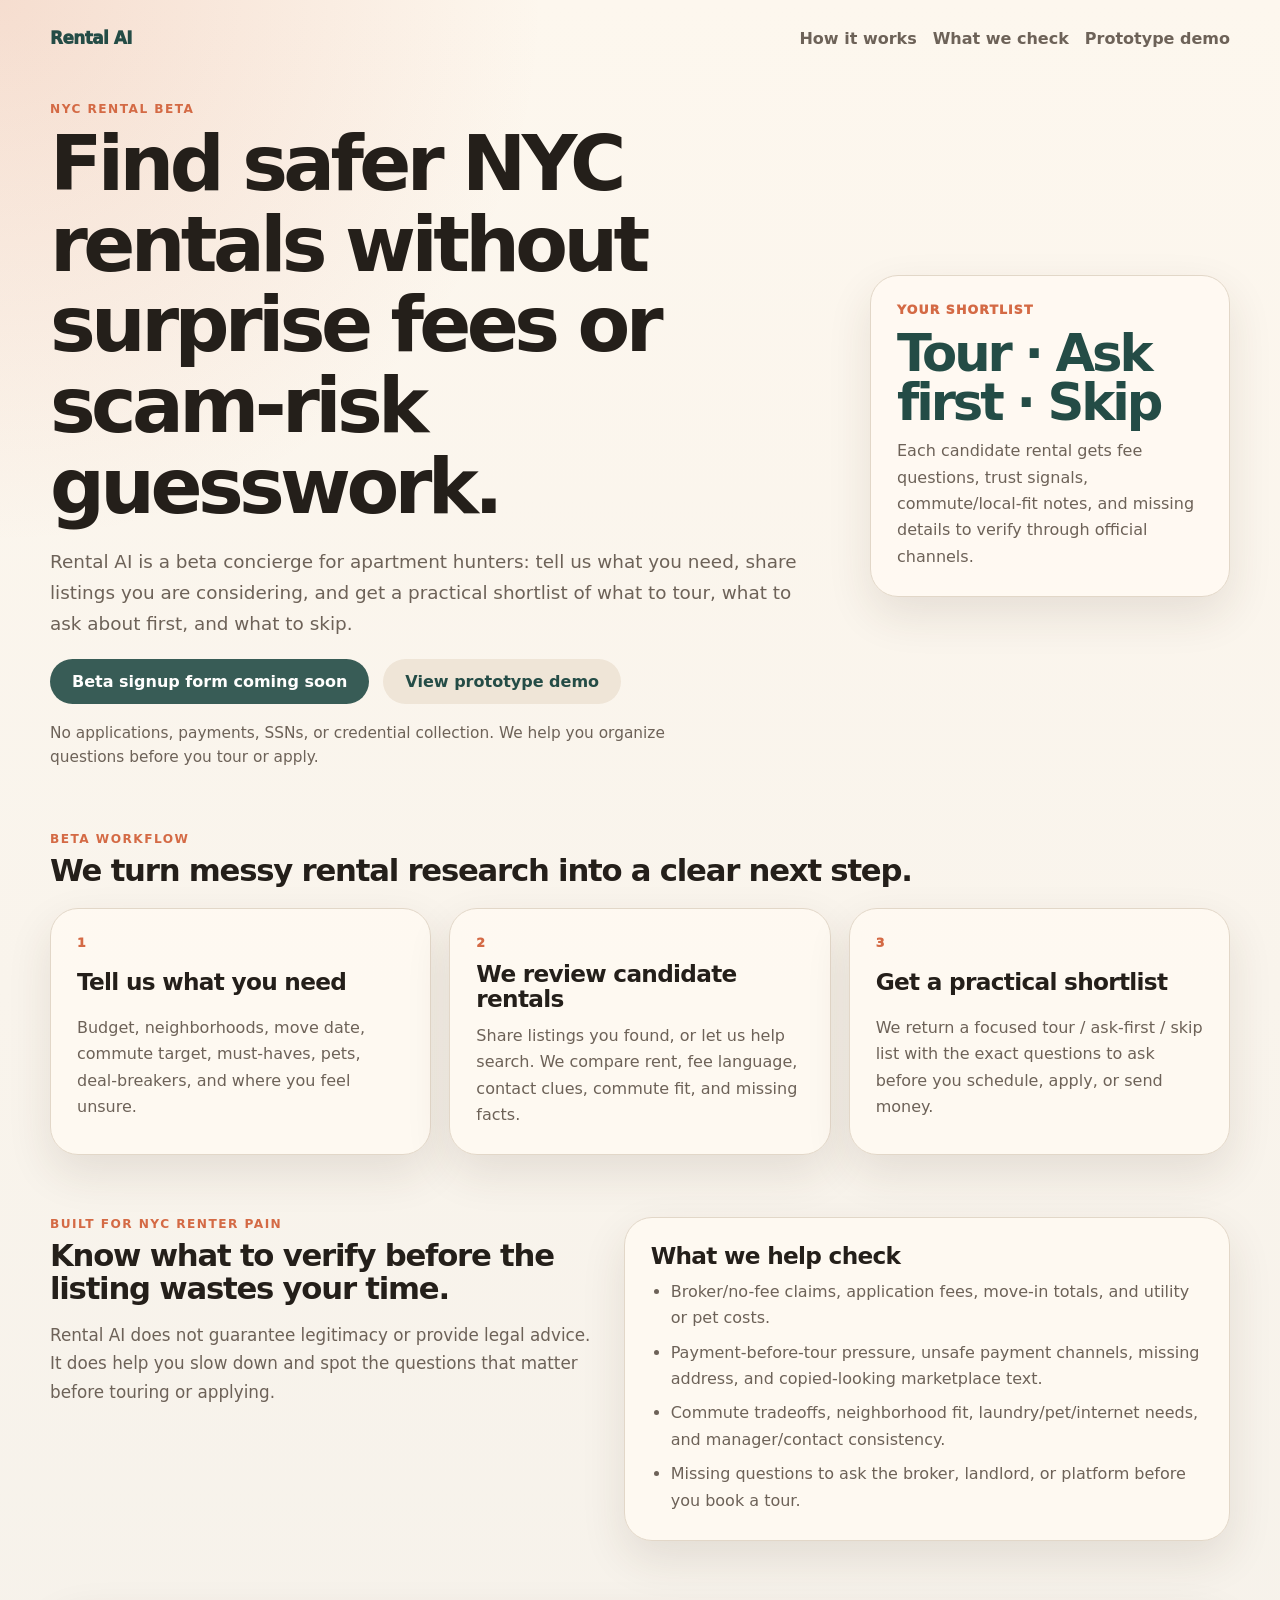
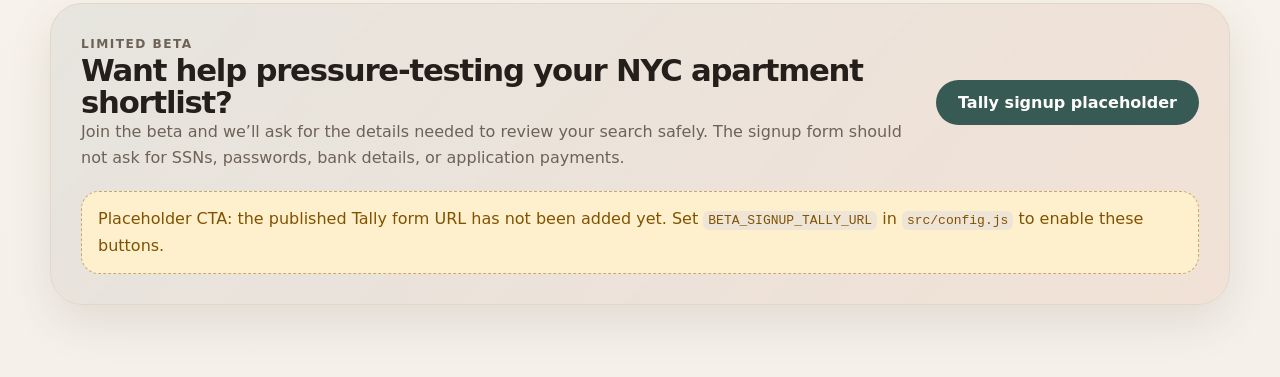
<file: index.html>
<!doctype html>
<html lang="en">
  <head>
    <meta charset="utf-8" />
    <meta name="viewport" content="width=device-width, initial-scale=1" />
    <meta
      name="description"
      content="Rental AI helps NYC renters avoid surprise fees and scam-risk signals by turning rental needs and candidate listings into a tour, ask-first, or skip shortlist."
    />
    <title>Rental AI — Safer NYC rental search beta</title>
    <link rel="stylesheet" href="./styles.css" />
  </head>
  <body>
    <main class="shell landing-shell">
      <nav class="landing-nav" aria-label="Primary">
        <a class="brand-mark" href="./" aria-label="Rental AI home">Rental AI</a>
        <div class="nav-links">
          <a href="#workflow">How it works</a>
          <a href="#safety">What we check</a>
          <a href="./demo.html">Prototype demo</a>
        </div>
      </nav>

      <section class="landing-hero">
        <div class="hero-copy">
          <p class="eyebrow">NYC rental beta</p>
          <h1>Find safer NYC rentals without surprise fees or scam-risk guesswork.</h1>
          <p class="lede">
            Rental AI is a beta concierge for apartment hunters: tell us what you need, share listings you are considering, and get a practical shortlist of what to tour, what to ask about first, and what to skip.
          </p>
          <div class="hero-actions">
            <a
              class="button-link"
              data-beta-signup-link
              data-ready-label="Join the Rental AI beta"
              data-placeholder-label="Beta signup form coming soon"
              href="#beta-signup-placeholder"
            >Beta signup form coming soon</a>
            <a class="button-link secondary-link" href="./demo.html">View prototype demo</a>
          </div>
          <p class="trust-note">No applications, payments, SSNs, or credential collection. We help you organize questions before you tour or apply.</p>
        </div>
        <aside class="landing-card hero-card" aria-label="Beta outcome preview">
          <span class="card-kicker">Your shortlist</span>
          <strong>Tour · Ask first · Skip</strong>
          <p>Each candidate rental gets fee questions, trust signals, commute/local-fit notes, and missing details to verify through official channels.</p>
        </aside>
      </section>

      <section id="workflow" class="landing-section" aria-labelledby="workflow-heading">
        <div class="section-heading compact-heading">
          <div>
            <p class="eyebrow">Beta workflow</p>
            <h2 id="workflow-heading">We turn messy rental research into a clear next step.</h2>
          </div>
        </div>
        <div class="step-grid">
          <article class="landing-card">
            <span class="step-number">1</span>
            <h3>Tell us what you need</h3>
            <p>Budget, neighborhoods, move date, commute target, must-haves, pets, deal-breakers, and where you feel unsure.</p>
          </article>
          <article class="landing-card">
            <span class="step-number">2</span>
            <h3>We review candidate rentals</h3>
            <p>Share listings you found, or let us help search. We compare rent, fee language, contact clues, commute fit, and missing facts.</p>
          </article>
          <article class="landing-card">
            <span class="step-number">3</span>
            <h3>Get a practical shortlist</h3>
            <p>We return a focused tour / ask-first / skip list with the exact questions to ask before you schedule, apply, or send money.</p>
          </article>
        </div>
      </section>

      <section id="safety" class="landing-section split-section" aria-labelledby="safety-heading">
        <div>
          <p class="eyebrow">Built for NYC renter pain</p>
          <h2 id="safety-heading">Know what to verify before the listing wastes your time.</h2>
          <p class="lede small-lede">Rental AI does not guarantee legitimacy or provide legal advice. It does help you slow down and spot the questions that matter before touring or applying.</p>
        </div>
        <div class="checklist-card landing-card">
          <h3>What we help check</h3>
          <ul class="feature-list">
            <li>Broker/no-fee claims, application fees, move-in totals, and utility or pet costs.</li>
            <li>Payment-before-tour pressure, unsafe payment channels, missing address, and copied-looking marketplace text.</li>
            <li>Commute tradeoffs, neighborhood fit, laundry/pet/internet needs, and manager/contact consistency.</li>
            <li>Missing questions to ask the broker, landlord, or platform before you book a tour.</li>
          </ul>
        </div>
      </section>

      <section class="landing-section cta-panel" aria-labelledby="signup-heading">
        <div>
          <p class="eyebrow">Limited beta</p>
          <h2 id="signup-heading">Want help pressure-testing your NYC apartment shortlist?</h2>
          <p>Join the beta and we’ll ask for the details needed to review your search safely. The signup form should not ask for SSNs, passwords, bank details, or application payments.</p>
        </div>
        <a
          class="button-link"
          data-beta-signup-link
          data-ready-label="Sign up for the beta"
          data-placeholder-label="Tally signup placeholder"
          href="#beta-signup-placeholder"
        >Tally signup placeholder</a>
        <p id="beta-signup-placeholder" class="placeholder-note" data-beta-placeholder>
          Placeholder CTA: the published Tally form URL has not been added yet. Set <code>BETA_SIGNUP_TALLY_URL</code> in <code>src/config.js</code> to enable these buttons.
        </p>
      </section>
    </main>
    <script type="module" src="./landing.js"></script>
  </body>
</html>
</file>
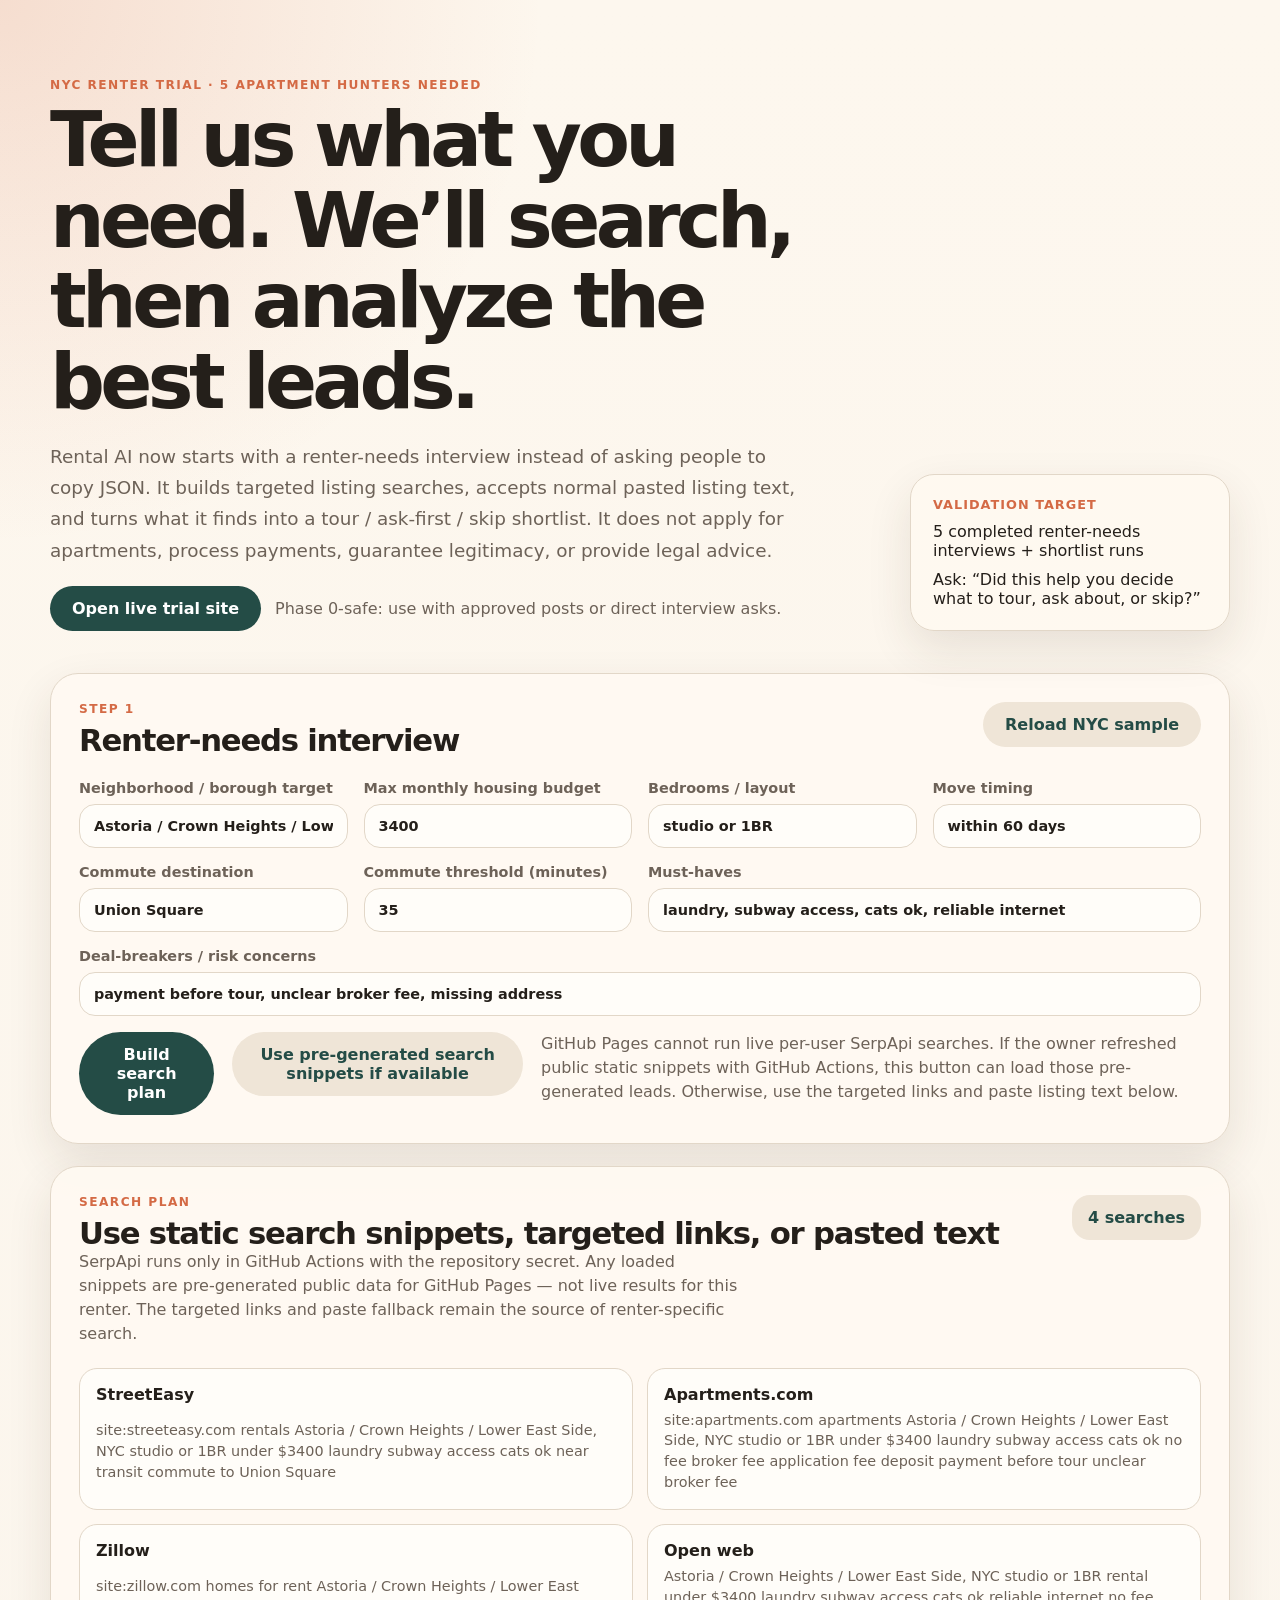
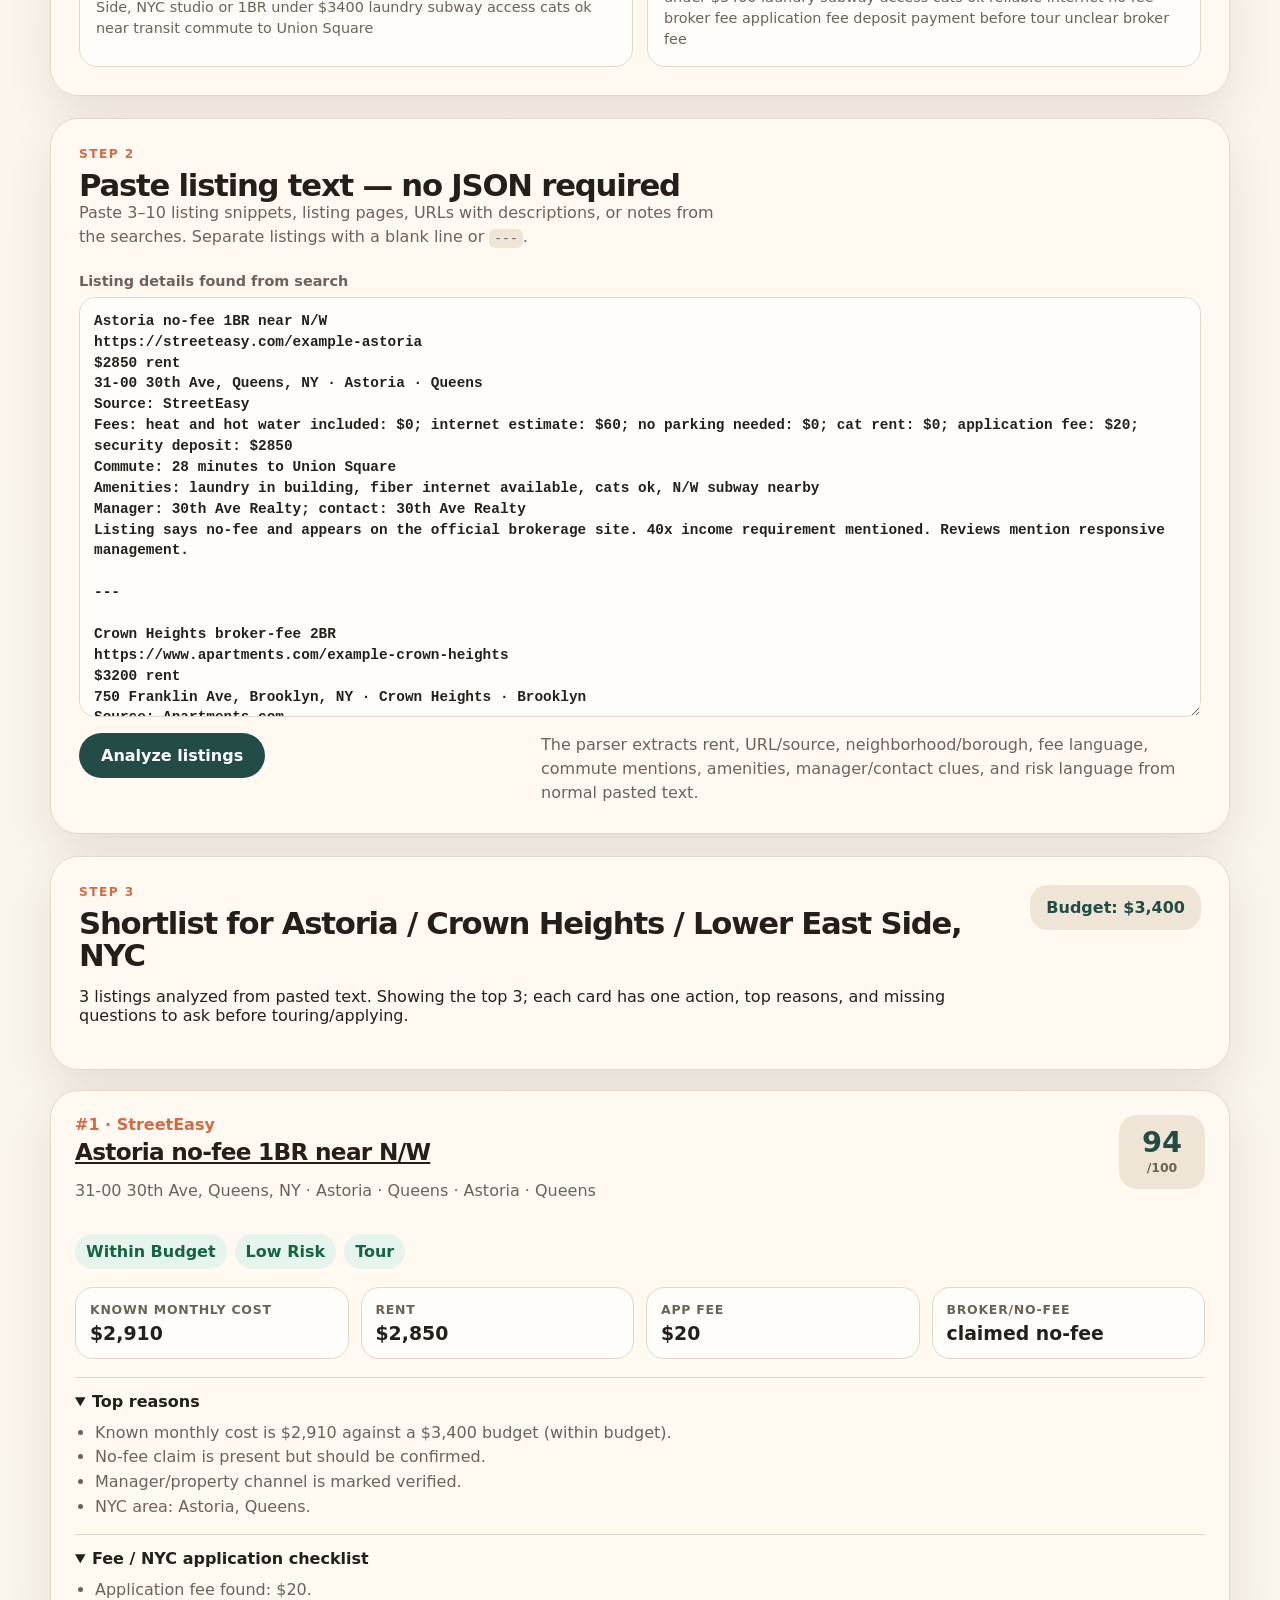
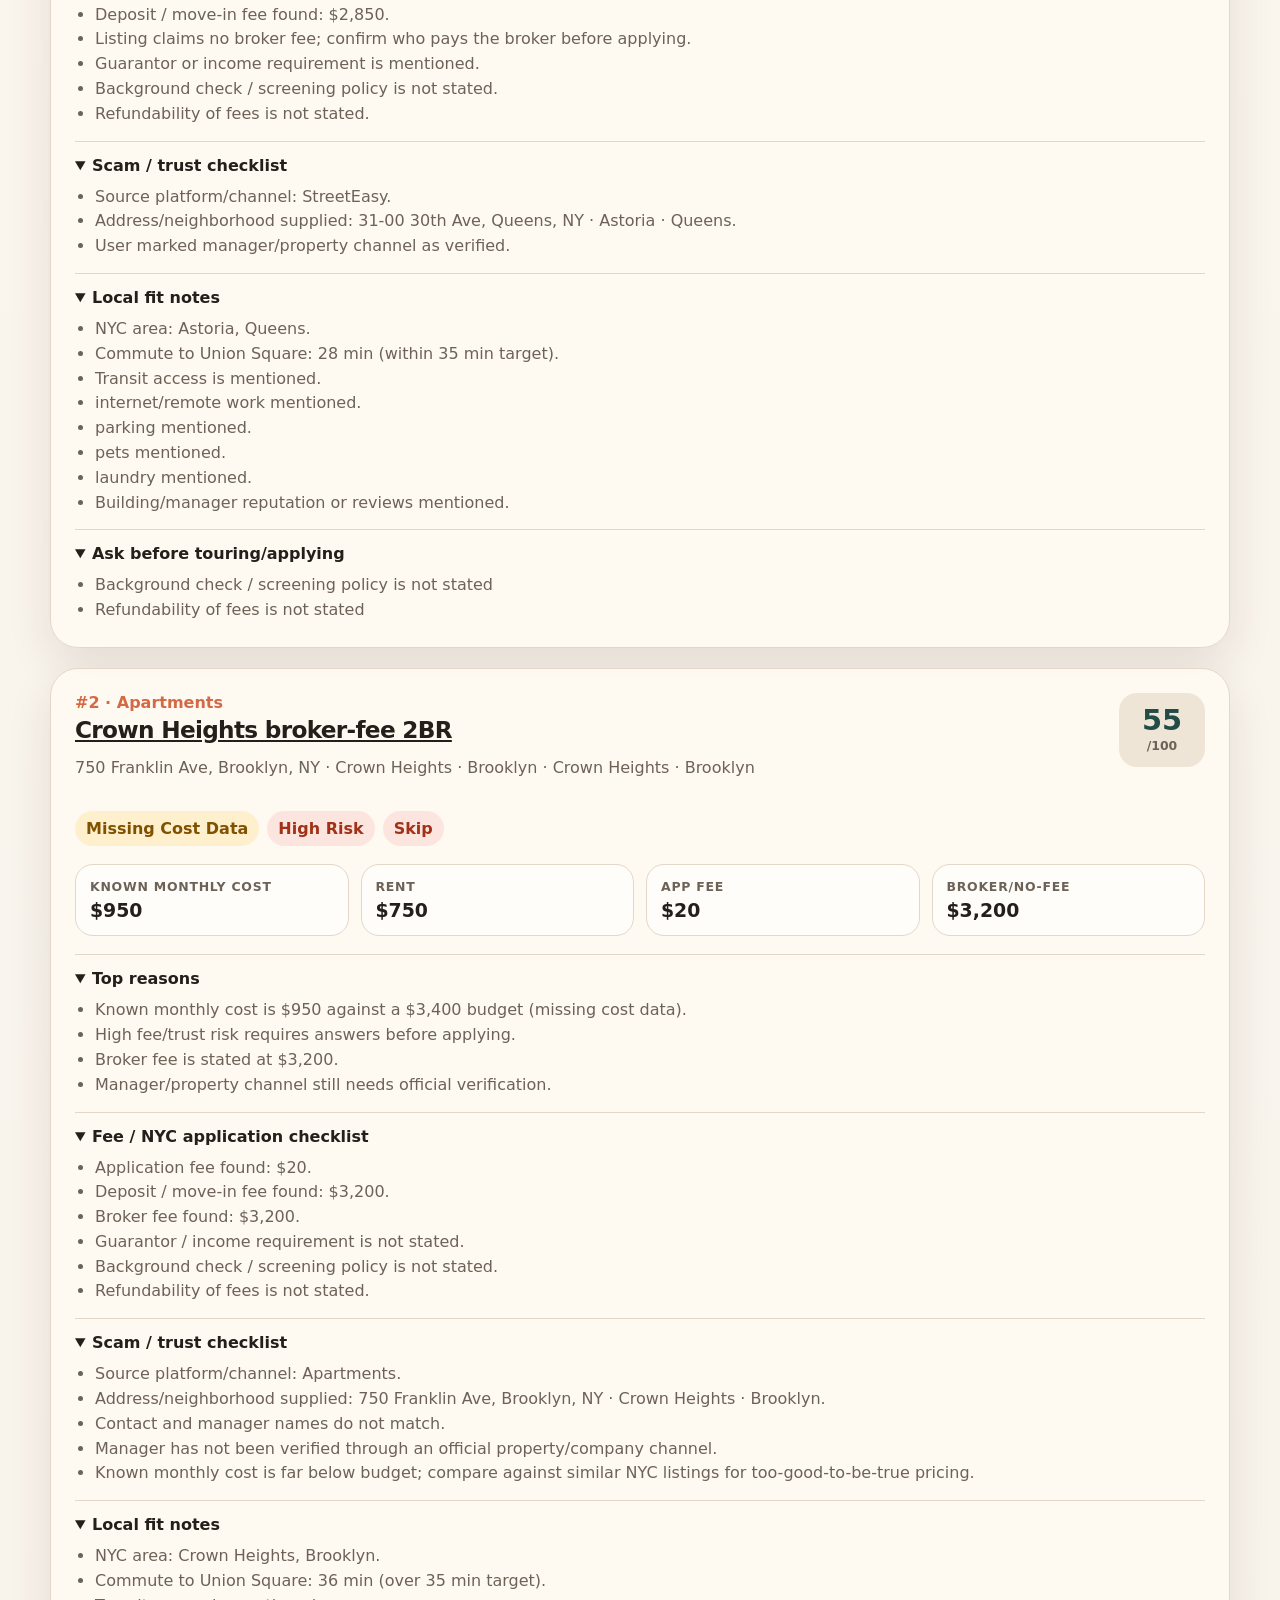
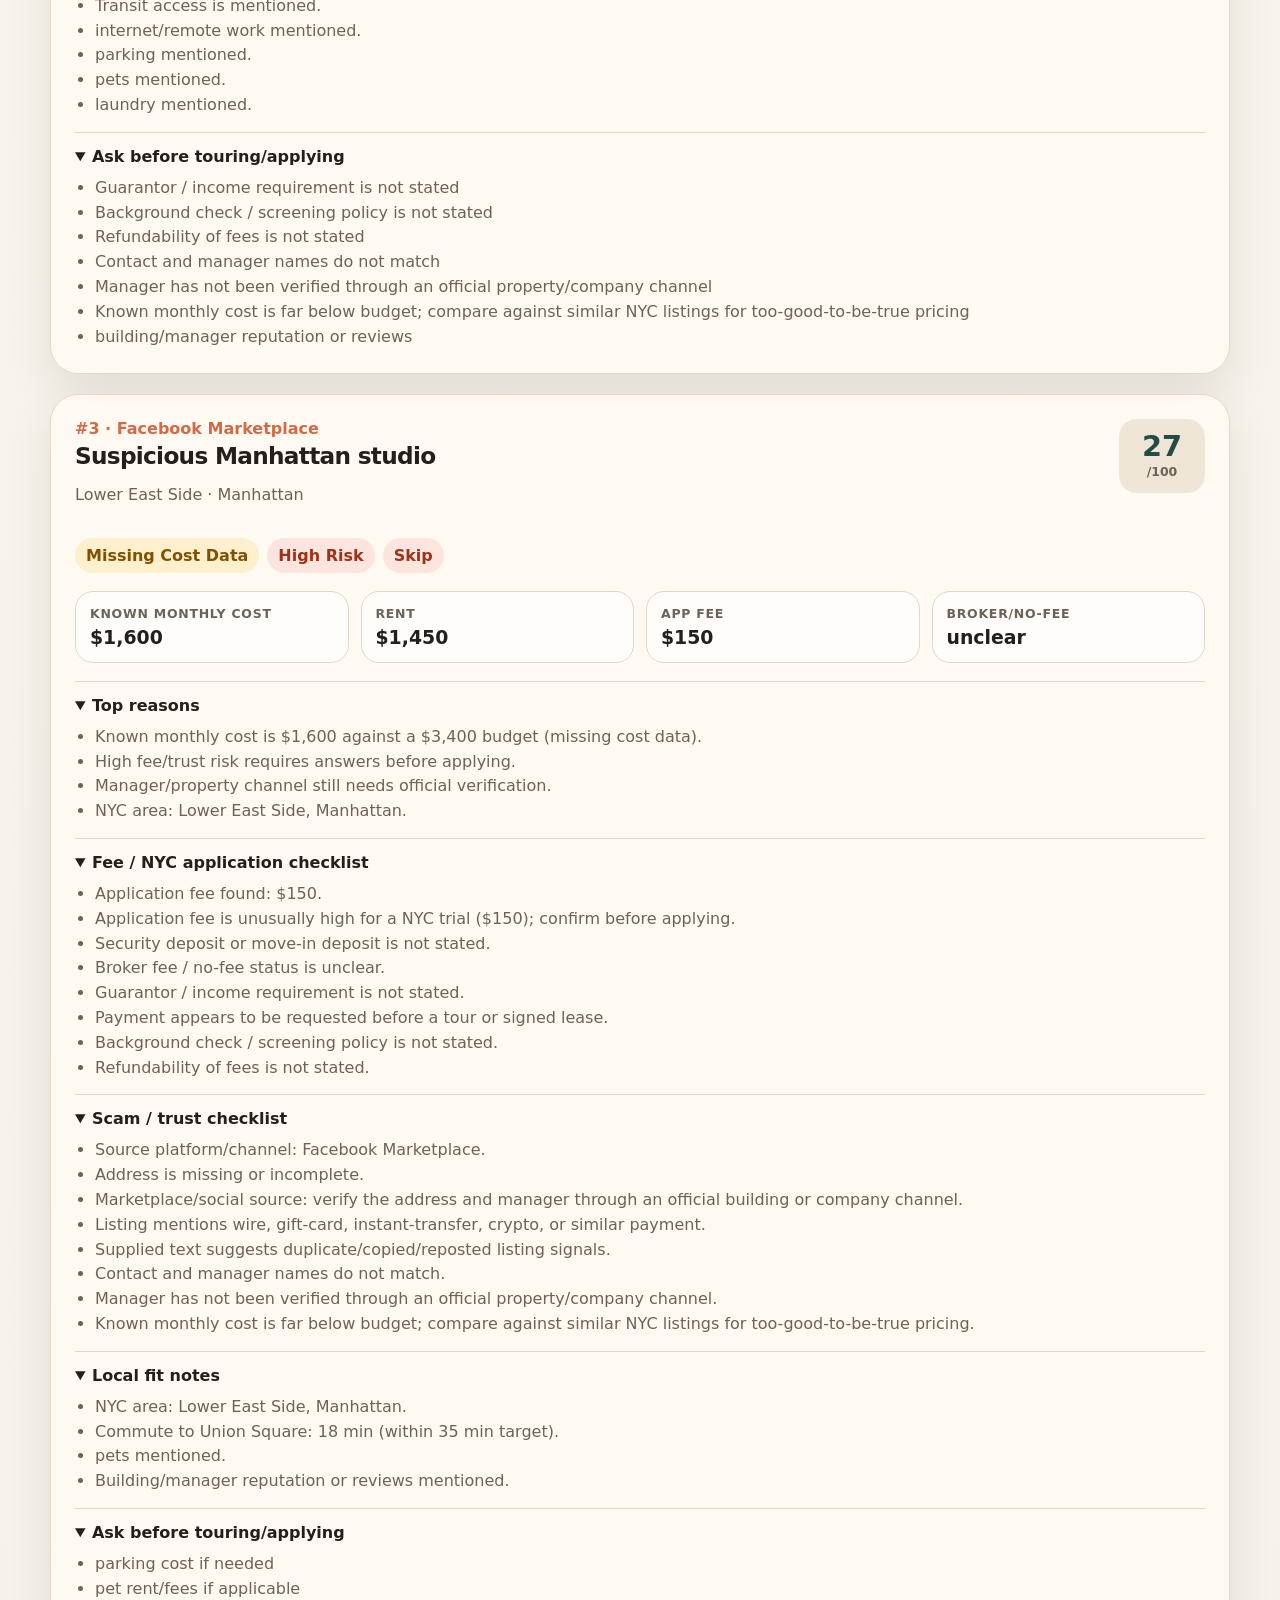
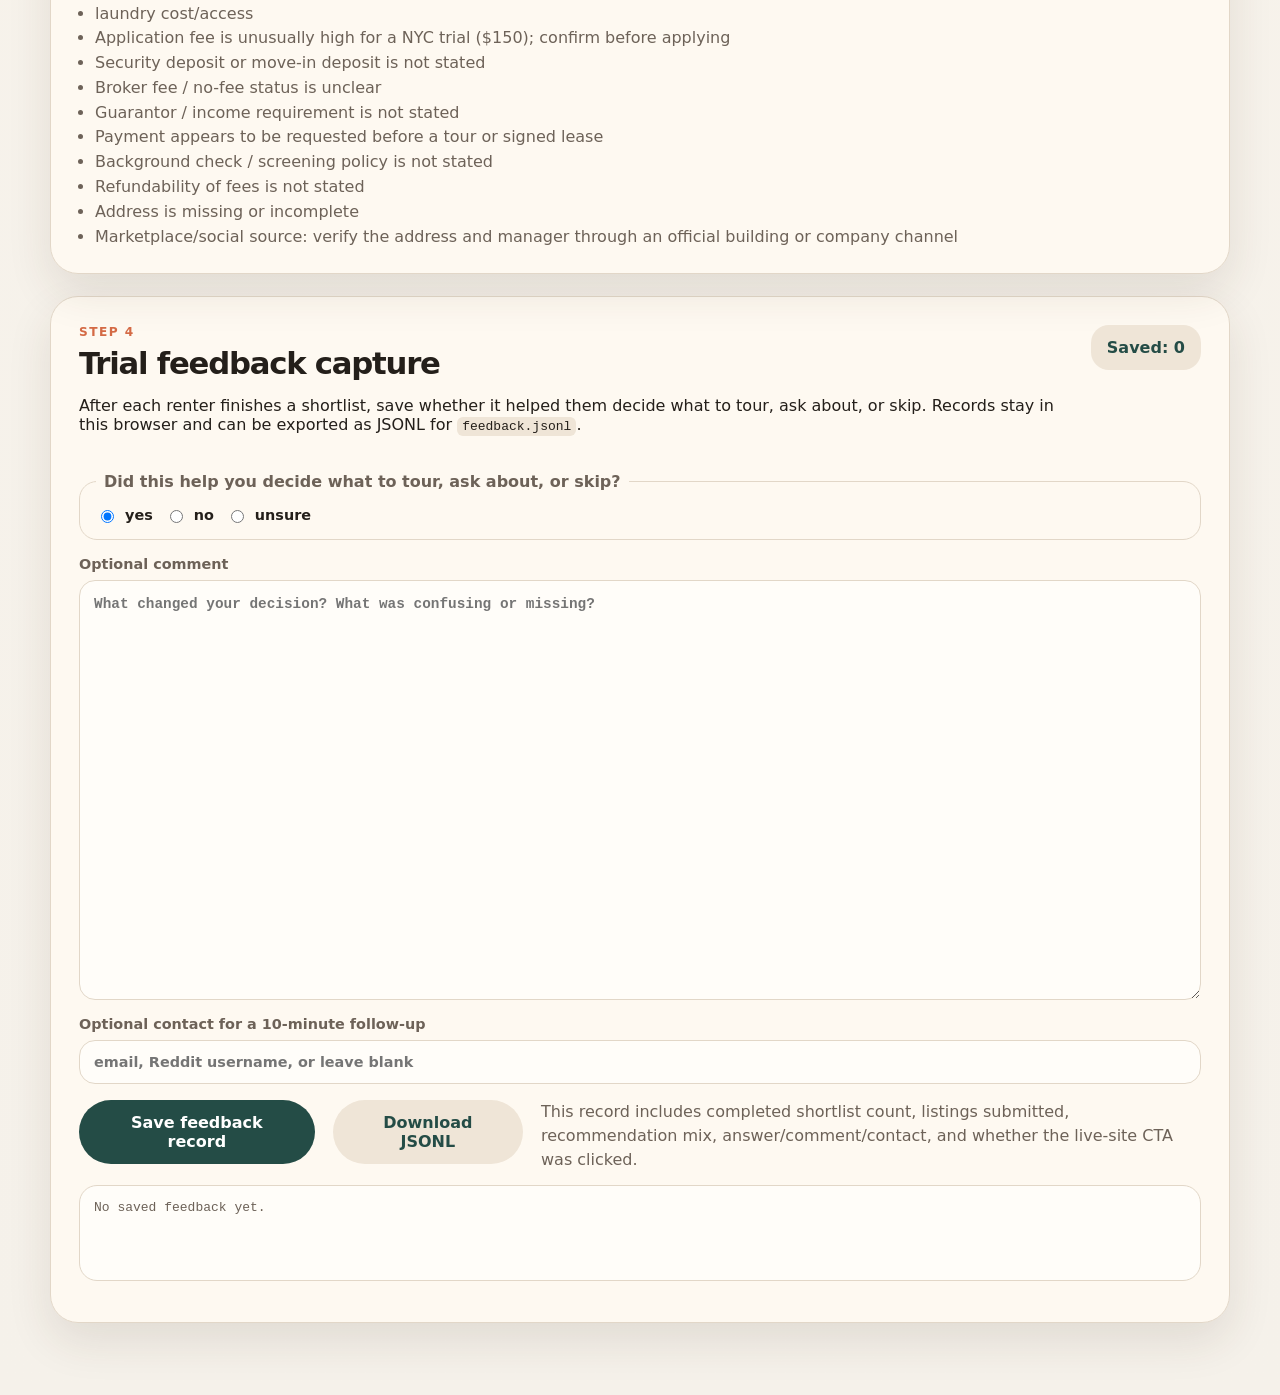
<file: demo.html>
<!doctype html>
<html lang="en">
  <head>
    <meta charset="utf-8" />
    <meta name="viewport" content="width=device-width, initial-scale=1" />
    <title>Rental AI — Prototype Demo</title>
    <link rel="stylesheet" href="./styles.css" />
  </head>
  <body>
    <main id="app" class="shell"></main>
    <script type="module" src="./app.js"></script>
  </body>
</html>
</file>
<file: styles.css>
:root {
  color-scheme: light;
  --bg: #f5f1ea;
  --panel: #fffaf2;
  --ink: #241f1a;
  --muted: #6d6258;
  --line: #e2d7c8;
  --brand: #244c46;
  --brand-2: #d46a45;
  --good-bg: #e5f4ed;
  --good: #176443;
  --warn-bg: #fff0cd;
  --warn: #805200;
  --bad-bg: #fde5df;
  --bad: #a13218;
  --shadow: 0 18px 45px rgba(67, 47, 31, 0.11);
  font-family: Inter, ui-sans-serif, system-ui, -apple-system, BlinkMacSystemFont, "Segoe UI", sans-serif;
}

* { box-sizing: border-box; }
body {
  margin: 0;
  color: var(--ink);
  background:
    radial-gradient(circle at top left, rgba(212, 106, 69, 0.18), transparent 34rem),
    linear-gradient(180deg, #fdf7ee, var(--bg));
}

.shell {
  width: min(1180px, calc(100% - 32px));
  margin: 0 auto;
  padding: 48px 0 72px;
}

.hero {
  padding: 30px 0 20px;
}

.eyebrow {
  margin: 0 0 8px;
  color: var(--brand-2);
  font-size: 0.76rem;
  font-weight: 800;
  letter-spacing: 0.12em;
  text-transform: uppercase;
}

h1, h2, h3 { line-height: 1.05; margin: 0; }
h1 { max-width: 850px; font-size: clamp(2.4rem, 6vw, 5rem); letter-spacing: -0.06em; }
h2 { font-size: clamp(1.5rem, 2.4vw, 2.25rem); letter-spacing: -0.04em; }
h3 { font-size: 1.45rem; letter-spacing: -0.03em; }
.lede { max-width: 760px; color: var(--muted); font-size: 1.15rem; line-height: 1.7; }

.panel, .listing-card {
  background: rgba(255, 250, 242, 0.92);
  border: 1px solid var(--line);
  border-radius: 28px;
  box-shadow: var(--shadow);
}

.input-panel, .summary-card, .search-panel { padding: 28px; margin-top: 22px; }
.section-heading, .summary-card, .listing-header, .actions {
  display: flex;
  align-items: flex-start;
  justify-content: space-between;
  gap: 18px;
}

.grid-form {
  display: grid;
  grid-template-columns: repeat(4, minmax(0, 1fr));
  gap: 16px;
  margin-top: 24px;
}

label {
  display: grid;
  gap: 8px;
  color: var(--muted);
  font-size: 0.9rem;
  font-weight: 700;
}
.full { grid-column: 1 / -1; }
.span-2 { grid-column: span 2; }
input, textarea {
  width: 100%;
  border: 1px solid var(--line);
  border-radius: 16px;
  background: #fffdf9;
  color: var(--ink);
  font: inherit;
  padding: 13px 14px;
  outline: none;
}
textarea {
  min-height: 420px;
  resize: vertical;
  font-family: "SFMono-Regular", Consolas, monospace;
  font-size: 0.9rem;
  line-height: 1.45;
}
input:focus, textarea:focus { border-color: var(--brand); box-shadow: 0 0 0 4px rgba(36, 76, 70, 0.12); }
button {
  border: 0;
  border-radius: 999px;
  background: var(--brand);
  color: white;
  cursor: pointer;
  font: inherit;
  font-weight: 800;
  padding: 13px 22px;
}
button.secondary { background: #efe5d7; color: var(--brand); }
.hint, .muted { color: var(--muted); }
.hint { max-width: 660px; margin: 0; line-height: 1.5; }
.error { padding: 24px; border-color: #f2b7a9; background: #fff2ee; }

.budget-chip, .score {
  border-radius: 18px;
  background: #efe5d7;
  color: var(--brand);
  font-weight: 900;
  padding: 13px 16px;
  white-space: nowrap;
}
.cards { display: grid; gap: 20px; margin-top: 20px; }
.listing-card { padding: 24px; }
.rank { margin: 0 0 6px; color: var(--brand-2); font-weight: 900; }
.score { text-align: center; min-width: 86px; }
.score strong { display: block; font-size: 1.8rem; line-height: 1; }
.score span { color: var(--muted); font-size: 0.78rem; }
.labels { display: flex; flex-wrap: wrap; gap: 8px; margin: 18px 0; }
.label { border-radius: 999px; font-weight: 900; padding: 8px 11px; text-transform: capitalize; }
.label.good { color: var(--good); background: var(--good-bg); }
.label.warn { color: var(--warn); background: var(--warn-bg); }
.label.bad { color: var(--bad); background: var(--bad-bg); }

.facts-grid {
  display: grid;
  grid-template-columns: repeat(4, minmax(0, 1fr));
  gap: 12px;
  margin: 18px 0;
}
.facts-grid div {
  border: 1px solid var(--line);
  border-radius: 18px;
  padding: 14px;
  background: #fffdf9;
}
dt { color: var(--muted); font-size: 0.78rem; font-weight: 800; text-transform: uppercase; letter-spacing: 0.06em; }
dd { margin: 5px 0 0; font-size: 1.18rem; font-weight: 900; }

details {
  border-top: 1px solid var(--line);
  padding: 14px 0 0;
  margin-top: 14px;
}
summary { cursor: pointer; font-weight: 900; }
ul { margin: 10px 0 0; padding-left: 20px; color: var(--muted); line-height: 1.55; }

@media (max-width: 820px) {
  .grid-form, .facts-grid, .search-links { grid-template-columns: 1fr; }
  .span-2 { grid-column: 1 / -1; }
  .section-heading, .summary-card, .listing-header, .actions { flex-direction: column; }
  .budget-chip, .score { white-space: normal; }
}

.hero {
  display: grid;
  grid-template-columns: minmax(0, 1fr) 320px;
  gap: 28px;
  align-items: end;
}

.hero-actions {
  display: flex;
  flex-wrap: wrap;
  align-items: center;
  gap: 14px;
  margin-top: 20px;
}

.button-link {
  display: inline-flex;
  align-items: center;
  justify-content: center;
  border-radius: 999px;
  background: var(--brand);
  color: white;
  font-weight: 900;
  padding: 13px 22px;
  text-decoration: none;
}

.search-links {
  display: grid;
  grid-template-columns: repeat(2, minmax(0, 1fr));
  gap: 14px;
  margin-top: 22px;
}

.search-link {
  display: grid;
  gap: 6px;
  border: 1px solid var(--line);
  border-radius: 18px;
  background: #fffdf9;
  color: var(--ink);
  padding: 16px;
  text-decoration: none;
}

.search-link:hover { border-color: var(--brand); box-shadow: 0 0 0 4px rgba(36, 76, 70, 0.08); }
.search-link span { color: var(--muted); font-size: 0.9rem; line-height: 1.45; }
.search-status {
  border-left: 4px solid var(--brand-2);
  color: var(--muted);
  margin: 14px 0 0;
  padding-left: 12px;
  line-height: 1.5;
}
h3 a { color: inherit; }

.trial-card {
  display: grid;
  gap: 10px;
  border: 1px solid var(--line);
  border-radius: 24px;
  background: rgba(255, 250, 242, 0.86);
  box-shadow: var(--shadow);
  padding: 22px;
}

.trial-card strong {
  color: var(--brand-2);
  text-transform: uppercase;
  letter-spacing: 0.08em;
  font-size: 0.8rem;
}

.feedback-panel {
  margin-top: 22px;
  padding: 28px;
}

.feedback-form {
  display: grid;
  gap: 16px;
  margin-top: 22px;
}

fieldset {
  display: flex;
  flex-wrap: wrap;
  gap: 12px;
  border: 1px solid var(--line);
  border-radius: 18px;
  margin: 0;
  padding: 16px;
}

legend {
  color: var(--muted);
  font-weight: 900;
  padding: 0 8px;
}

.radio {
  display: inline-flex;
  align-items: center;
  gap: 8px;
  color: var(--ink);
}

.radio input {
  width: auto;
}

.feedback-preview {
  overflow: auto;
  border: 1px solid var(--line);
  border-radius: 18px;
  background: #fffdf9;
  color: var(--muted);
  min-height: 96px;
  padding: 14px;
  white-space: pre-wrap;
}

code {
  border-radius: 6px;
  background: #efe5d7;
  padding: 2px 5px;
}

@media (max-width: 820px) {
  .hero { grid-template-columns: 1fr; }
}

/* Landing page */
.landing-shell { padding-top: 28px; }
.landing-nav {
  display: flex;
  align-items: center;
  justify-content: space-between;
  gap: 20px;
  margin-bottom: 54px;
}
.brand-mark {
  color: var(--brand);
  font-size: 1.05rem;
  font-weight: 950;
  letter-spacing: -0.03em;
  text-decoration: none;
}
.nav-links { display: flex; flex-wrap: wrap; gap: 16px; }
.nav-links a {
  color: var(--muted);
  font-weight: 800;
  text-decoration: none;
}
.nav-links a:hover { color: var(--brand); }
.landing-hero {
  display: grid;
  grid-template-columns: minmax(0, 1fr) 360px;
  gap: 36px;
  align-items: center;
  min-height: 58vh;
}
.landing-hero h1 { max-width: 900px; }
.trust-note {
  color: var(--muted);
  font-size: 0.96rem;
  line-height: 1.55;
  margin: 18px 0 0;
  max-width: 660px;
}
.secondary-link { background: #efe5d7; color: var(--brand); }
.landing-card {
  background: rgba(255, 250, 242, 0.92);
  border: 1px solid var(--line);
  border-radius: 28px;
  box-shadow: var(--shadow);
  padding: 26px;
}
.hero-card { display: grid; gap: 12px; }
.card-kicker,
.step-number {
  color: var(--brand-2);
  font-size: 0.78rem;
  font-weight: 950;
  letter-spacing: 0.09em;
  text-transform: uppercase;
}
.hero-card strong {
  color: var(--brand);
  font-size: clamp(2rem, 4vw, 3.4rem);
  letter-spacing: -0.06em;
  line-height: 0.95;
}
.hero-card p,
.landing-card p,
.cta-panel p {
  color: var(--muted);
  line-height: 1.65;
  margin: 0;
}
.landing-section { margin-top: 62px; }
.compact-heading { margin-bottom: 22px; }
.step-grid {
  display: grid;
  grid-template-columns: repeat(3, minmax(0, 1fr));
  gap: 18px;
}
.step-grid .landing-card { display: grid; gap: 12px; }
.split-section {
  display: grid;
  grid-template-columns: minmax(0, 0.9fr) minmax(320px, 1fr);
  gap: 28px;
  align-items: start;
}
.small-lede { font-size: 1.05rem; }
.feature-list { color: var(--muted); line-height: 1.65; }
.feature-list li + li { margin-top: 8px; }
.cta-panel {
  display: grid;
  grid-template-columns: minmax(0, 1fr) auto;
  align-items: center;
  gap: 20px;
  border: 1px solid var(--line);
  border-radius: 32px;
  background: linear-gradient(135deg, rgba(36, 76, 70, 0.08), rgba(212, 106, 69, 0.12));
  box-shadow: var(--shadow);
  padding: 30px;
}
.placeholder-note {
  grid-column: 1 / -1;
  border: 1px dashed rgba(128, 82, 0, 0.45);
  border-radius: 18px;
  background: var(--warn-bg);
  color: var(--warn) !important;
  padding: 14px 16px;
}
[aria-disabled="true"].button-link { cursor: not-allowed; opacity: 0.9; }

@media (max-width: 900px) {
  .landing-hero,
  .step-grid,
  .split-section,
  .cta-panel { grid-template-columns: 1fr; }
  .landing-nav { align-items: flex-start; flex-direction: column; }
}
</file>
